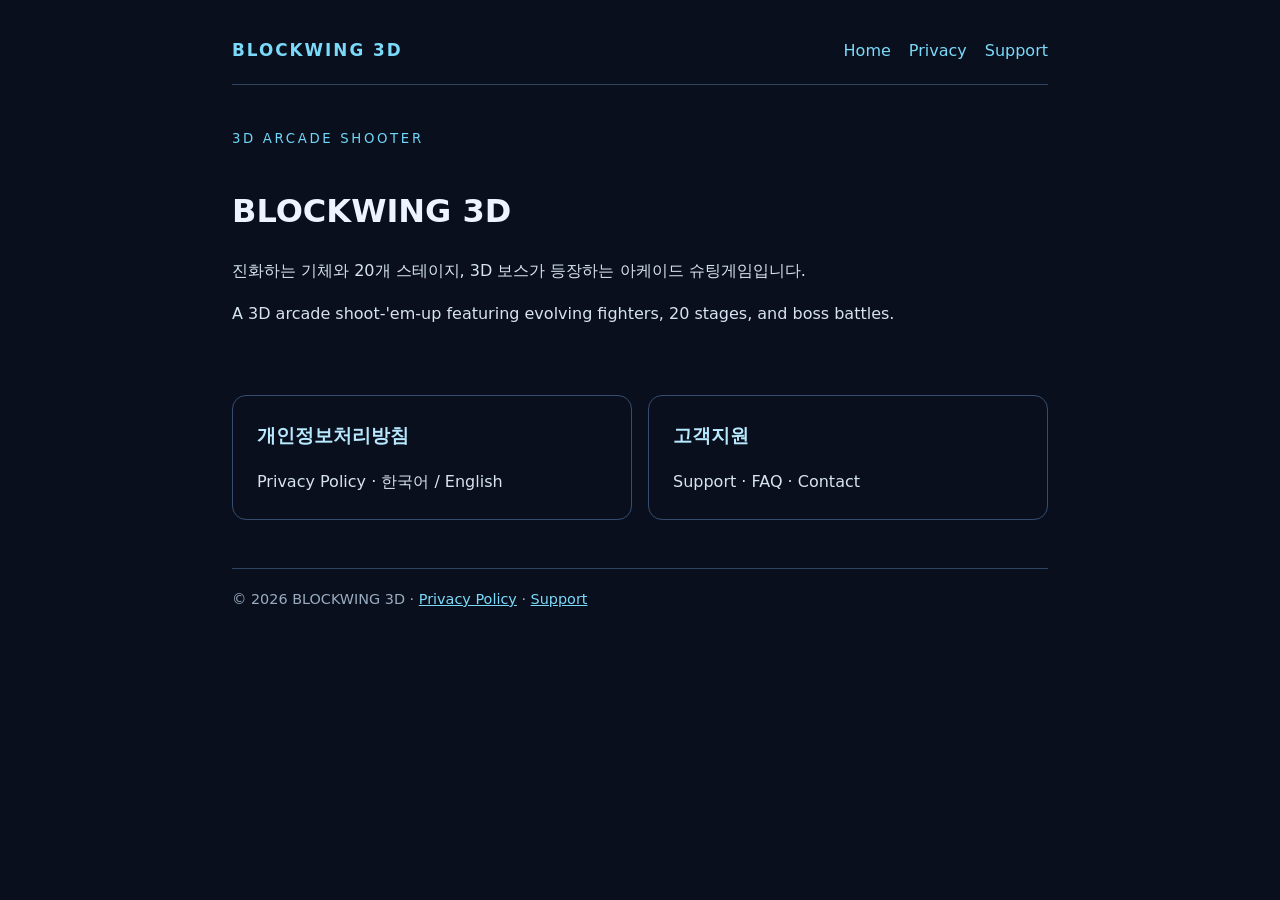
<file: index.html>
<!doctype html>
<html lang="ko"><head><meta charset="utf-8"><meta name="viewport" content="width=device-width,initial-scale=1"><meta name="description" content="BLOCKWING 3D 공식 정보"><title>Official Information | BLOCKWING 3D</title><link rel="stylesheet" href="style.css"></head>
<body><main><header><a class="brand" href="index.html">BLOCKWING 3D</a><nav class="nav" aria-label="Navigation"><a href="index.html">Home</a><a href="privacy.html">Privacy</a><a href="support.html">Support</a></nav></header><section class="hero"><p class="eyebrow">3D ARCADE SHOOTER</p><h1>BLOCKWING 3D</h1><p>진화하는 기체와 20개 스테이지, 3D 보스가 등장하는 아케이드 슈팅게임입니다.</p><p lang="en">A 3D arcade shoot-'em-up featuring evolving fighters, 20 stages, and boss battles.</p></section><div class="cards"><a class="card" href="privacy.html"><h2>개인정보처리방침</h2><p>Privacy Policy · 한국어 / English</p></a><a class="card" href="support.html"><h2>고객지원</h2><p>Support · FAQ · Contact</p></a></div><footer>© 2026 BLOCKWING 3D · <a href="privacy.html">Privacy Policy</a> · <a href="support.html">Support</a></footer></main></body></html>
</file>
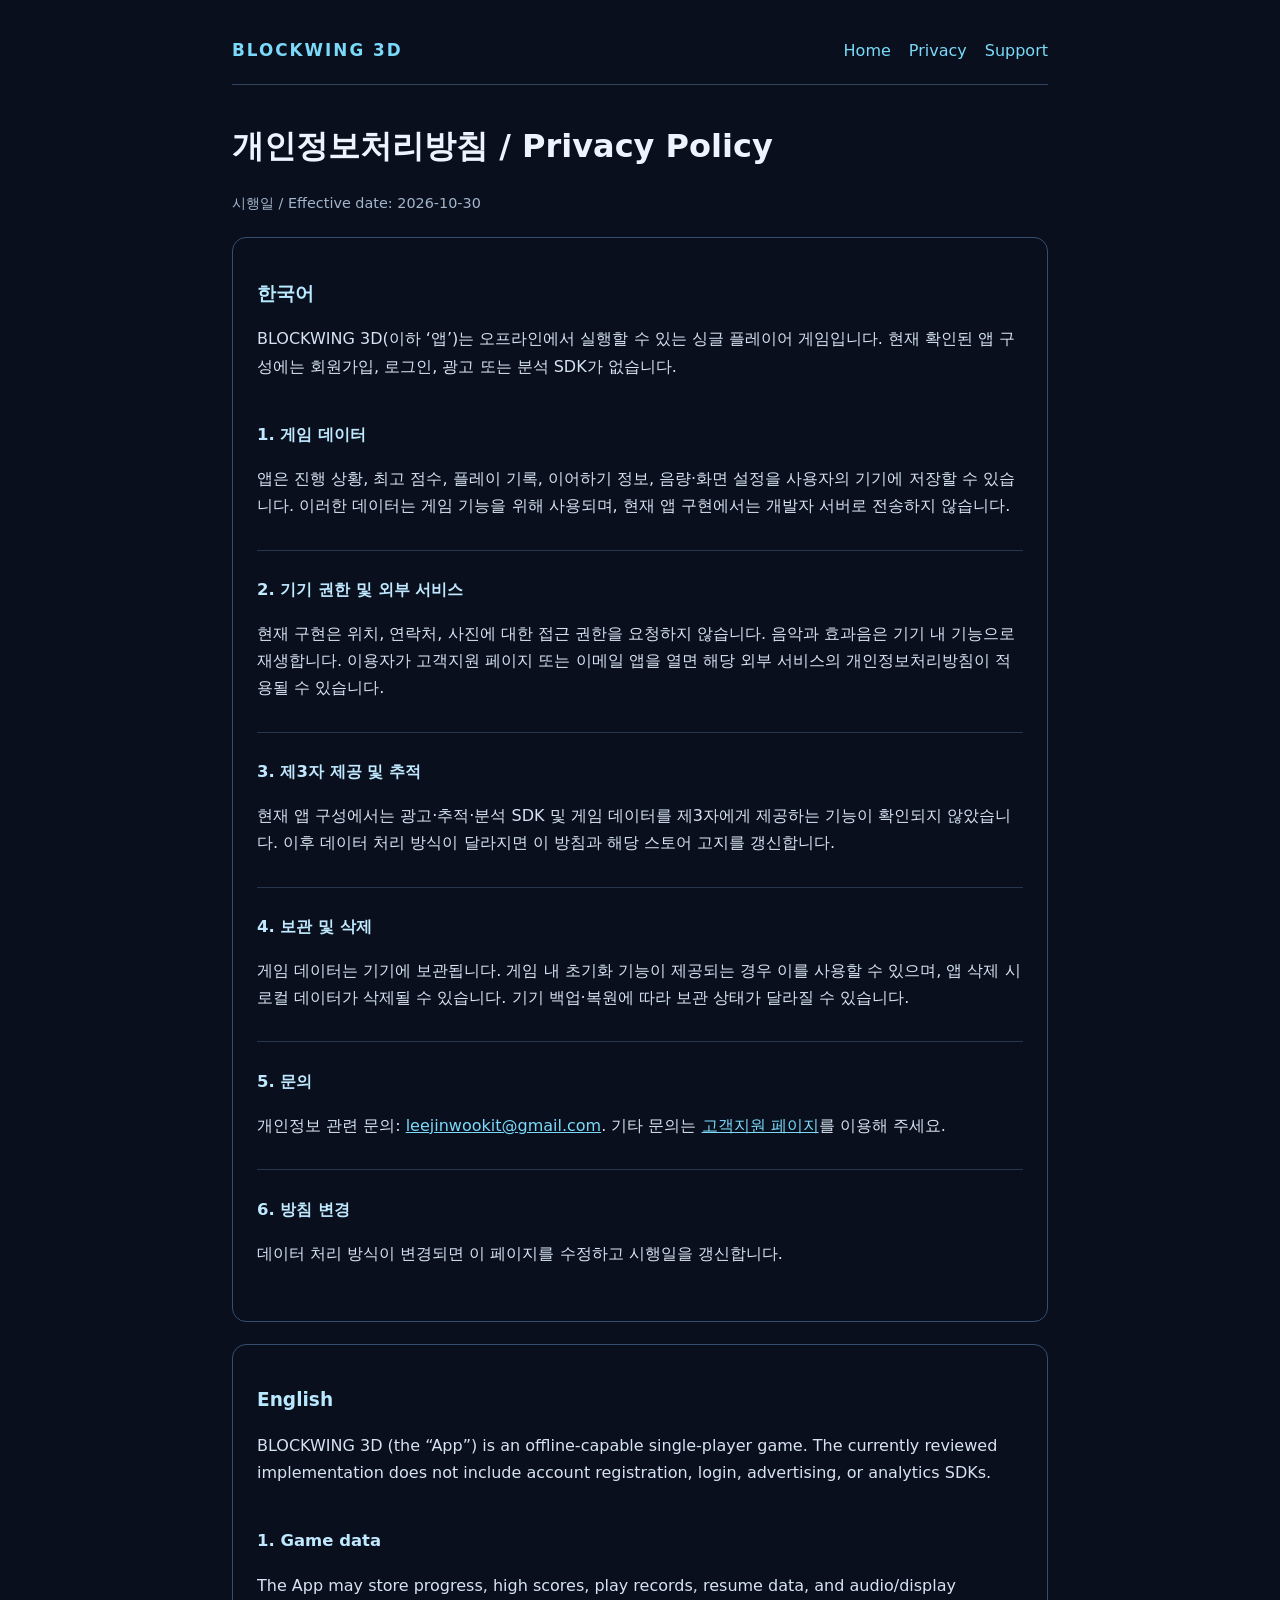
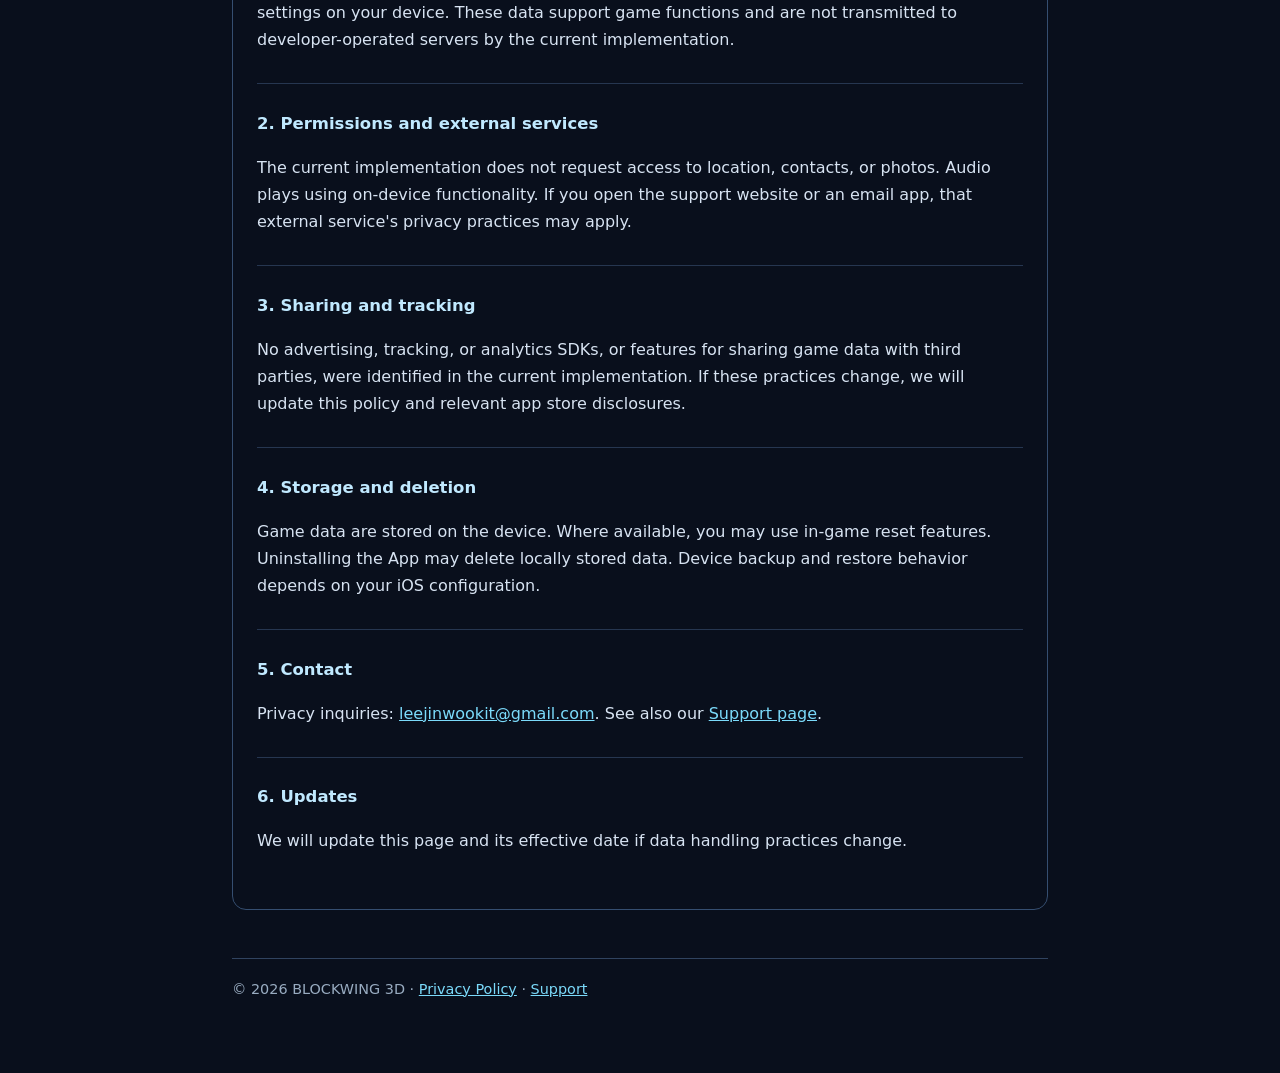
<file: privacy.html>
<!doctype html>
<html lang="ko"><head><meta charset="utf-8"><meta name="viewport" content="width=device-width,initial-scale=1"><meta name="description" content="BLOCKWING 3D 개인정보처리방침 / Privacy Policy"><title>Privacy Policy | BLOCKWING 3D</title><link rel="stylesheet" href="style.css"></head>
<body><main><header><a class="brand" href="index.html">BLOCKWING 3D</a><nav class="nav" aria-label="Navigation"><a href="index.html">Home</a><a href="privacy.html">Privacy</a><a href="support.html">Support</a></nav></header><h1>개인정보처리방침 / Privacy Policy</h1><p class="meta">시행일 / Effective date: 2026-10-30</p><div class="language" lang="ko"><h2>한국어</h2><p>BLOCKWING 3D(이하 ‘앱’)는 오프라인에서 실행할 수 있는 싱글 플레이어 게임입니다. 현재 확인된 앱 구성에는 회원가입, 로그인, 광고 또는 분석 SDK가 없습니다.</p><section><h3>1. 게임 데이터</h3><p>앱은 진행 상황, 최고 점수, 플레이 기록, 이어하기 정보, 음량·화면 설정을 사용자의 기기에 저장할 수 있습니다. 이러한 데이터는 게임 기능을 위해 사용되며, 현재 앱 구현에서는 개발자 서버로 전송하지 않습니다.</p></section><section><h3>2. 기기 권한 및 외부 서비스</h3><p>현재 구현은 위치, 연락처, 사진에 대한 접근 권한을 요청하지 않습니다. 음악과 효과음은 기기 내 기능으로 재생합니다. 이용자가 고객지원 페이지 또는 이메일 앱을 열면 해당 외부 서비스의 개인정보처리방침이 적용될 수 있습니다.</p></section><section><h3>3. 제3자 제공 및 추적</h3><p>현재 앱 구성에서는 광고·추적·분석 SDK 및 게임 데이터를 제3자에게 제공하는 기능이 확인되지 않았습니다. 이후 데이터 처리 방식이 달라지면 이 방침과 해당 스토어 고지를 갱신합니다.</p></section><section><h3>4. 보관 및 삭제</h3><p>게임 데이터는 기기에 보관됩니다. 게임 내 초기화 기능이 제공되는 경우 이를 사용할 수 있으며, 앱 삭제 시 로컬 데이터가 삭제될 수 있습니다. 기기 백업·복원에 따라 보관 상태가 달라질 수 있습니다.</p></section><section><h3>5. 문의</h3><p>개인정보 관련 문의: <a href="mailto:leejinwookit@gmail.com">leejinwookit@gmail.com</a>. 기타 문의는 <a href="support.html">고객지원 페이지</a>를 이용해 주세요.</p></section><section><h3>6. 방침 변경</h3><p>데이터 처리 방식이 변경되면 이 페이지를 수정하고 시행일을 갱신합니다.</p></section></div><div class="language" lang="en"><h2>English</h2><p>BLOCKWING 3D (the “App”) is an offline-capable single-player game. The currently reviewed implementation does not include account registration, login, advertising, or analytics SDKs.</p><section><h3>1. Game data</h3><p>The App may store progress, high scores, play records, resume data, and audio/display settings on your device. These data support game functions and are not transmitted to developer-operated servers by the current implementation.</p></section><section><h3>2. Permissions and external services</h3><p>The current implementation does not request access to location, contacts, or photos. Audio plays using on-device functionality. If you open the support website or an email app, that external service's privacy practices may apply.</p></section><section><h3>3. Sharing and tracking</h3><p>No advertising, tracking, or analytics SDKs, or features for sharing game data with third parties, were identified in the current implementation. If these practices change, we will update this policy and relevant app store disclosures.</p></section><section><h3>4. Storage and deletion</h3><p>Game data are stored on the device. Where available, you may use in-game reset features. Uninstalling the App may delete locally stored data. Device backup and restore behavior depends on your iOS configuration.</p></section><section><h3>5. Contact</h3><p>Privacy inquiries: <a href="mailto:leejinwookit@gmail.com">leejinwookit@gmail.com</a>. See also our <a href="support.html">Support page</a>.</p></section><section><h3>6. Updates</h3><p>We will update this page and its effective date if data handling practices change.</p></section></div><footer>© 2026 BLOCKWING 3D · <a href="privacy.html">Privacy Policy</a> · <a href="support.html">Support</a></footer></main></body></html>
</file>
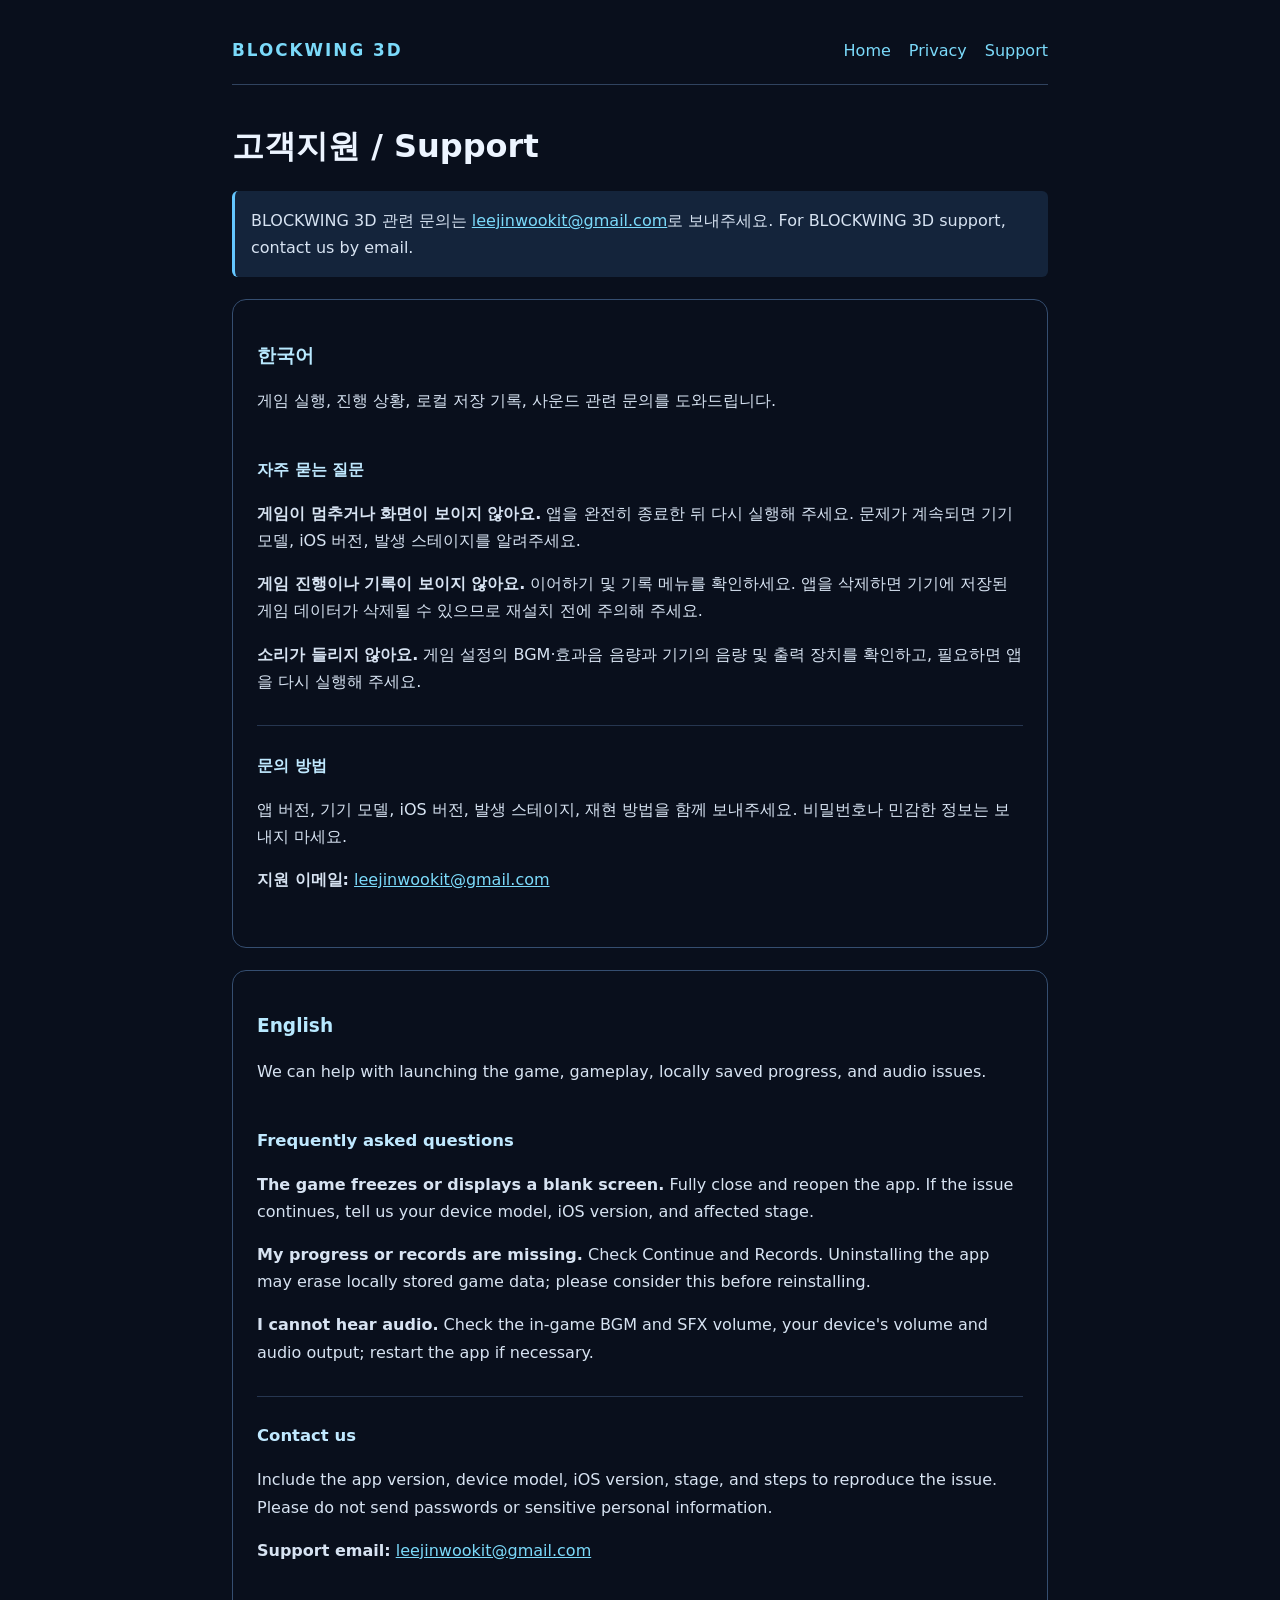
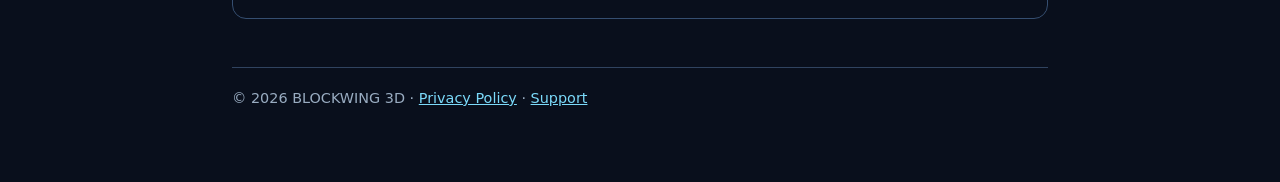
<file: support.html>
<!doctype html>
<html lang="ko"><head><meta charset="utf-8"><meta name="viewport" content="width=device-width,initial-scale=1"><meta name="description" content="BLOCKWING 3D 고객지원 / Support"><title>Support | BLOCKWING 3D</title><link rel="stylesheet" href="style.css"></head>
<body><main><header><a class="brand" href="index.html">BLOCKWING 3D</a><nav class="nav" aria-label="Navigation"><a href="index.html">Home</a><a href="privacy.html">Privacy</a><a href="support.html">Support</a></nav></header><h1>고객지원 / Support</h1><p class="note">BLOCKWING 3D 관련 문의는 <a href="mailto:leejinwookit@gmail.com">leejinwookit@gmail.com</a>로 보내주세요.<span lang="en"> For BLOCKWING 3D support, contact us by email.</span></p><div class="language" lang="ko"><h2>한국어</h2><p>게임 실행, 진행 상황, 로컬 저장 기록, 사운드 관련 문의를 도와드립니다.</p><section><h3>자주 묻는 질문</h3><p><strong>게임이 멈추거나 화면이 보이지 않아요.</strong> 앱을 완전히 종료한 뒤 다시 실행해 주세요. 문제가 계속되면 기기 모델, iOS 버전, 발생 스테이지를 알려주세요.</p><p><strong>게임 진행이나 기록이 보이지 않아요.</strong> 이어하기 및 기록 메뉴를 확인하세요. 앱을 삭제하면 기기에 저장된 게임 데이터가 삭제될 수 있으므로 재설치 전에 주의해 주세요.</p><p><strong>소리가 들리지 않아요.</strong> 게임 설정의 BGM·효과음 음량과 기기의 음량 및 출력 장치를 확인하고, 필요하면 앱을 다시 실행해 주세요.</p></section><section><h3>문의 방법</h3><p>앱 버전, 기기 모델, iOS 버전, 발생 스테이지, 재현 방법을 함께 보내주세요. 비밀번호나 민감한 정보는 보내지 마세요.</p><p><strong>지원 이메일:</strong> <a href="mailto:leejinwookit@gmail.com">leejinwookit@gmail.com</a></p></section></div><div class="language" lang="en"><h2>English</h2><p>We can help with launching the game, gameplay, locally saved progress, and audio issues.</p><section><h3>Frequently asked questions</h3><p><strong>The game freezes or displays a blank screen.</strong> Fully close and reopen the app. If the issue continues, tell us your device model, iOS version, and affected stage.</p><p><strong>My progress or records are missing.</strong> Check Continue and Records. Uninstalling the app may erase locally stored game data; please consider this before reinstalling.</p><p><strong>I cannot hear audio.</strong> Check the in-game BGM and SFX volume, your device's volume and audio output; restart the app if necessary.</p></section><section><h3>Contact us</h3><p>Include the app version, device model, iOS version, stage, and steps to reproduce the issue. Please do not send passwords or sensitive personal information.</p><p><strong>Support email:</strong> <a href="mailto:leejinwookit@gmail.com">leejinwookit@gmail.com</a></p></section></div><footer>© 2026 BLOCKWING 3D · <a href="privacy.html">Privacy Policy</a> · <a href="support.html">Support</a></footer></main></body></html>
</file>
<file: style.css>
:root{color-scheme:dark;font-family:system-ui,-apple-system,"Segoe UI",sans-serif}*{box-sizing:border-box}body{margin:0;background:#090f1c;color:#ecf4ff;line-height:1.7}main{max-width:860px;margin:auto;padding:36px 22px 72px}a{color:#7bdafa}a:hover{color:#b6f0ff}header{display:flex;align-items:center;justify-content:space-between;flex-wrap:wrap;gap:16px;border-bottom:1px solid #30435f;padding-bottom:19px}.brand{font-size:1.05rem;font-weight:850;letter-spacing:.12em;text-decoration:none}.nav{display:flex;gap:18px}.nav a{text-decoration:none}h1{font-size:2rem;margin:34px 0 18px}h2{font-size:1.16rem;color:#b8e9ff}h3{font-size:1.03rem;color:#c0e9ff;margin-bottom:8px}p{color:#d7e3f2}.meta{font-size:.9rem;color:#a2b5cb}.language,.card{border:1px solid #354e70;border-radius:14px;padding:24px;margin-top:22px}.language section{border-bottom:1px solid #263650;padding:9px 0 14px}.language section:last-child{border-bottom:0}.note{background:#14243b;padding:16px;border-left:3px solid #64c6ff;border-radius:6px}.hero{padding:30px 0}.eyebrow{color:#71d6f8;font-size:.83rem;letter-spacing:.2em}.cards{display:grid;grid-template-columns:1fr 1fr;gap:16px}.card{display:block;text-decoration:none}.card h2{margin-top:0}.card p{margin-bottom:0}footer{margin-top:48px;padding-top:18px;border-top:1px solid #30435f;color:#99acc1;font-size:.9rem}@media(max-width:600px){main{padding:22px 16px 52px}h1{font-size:1.6rem}.language,.card{padding:16px}.cards{grid-template-columns:1fr}.nav{gap:12px}}
</file>
